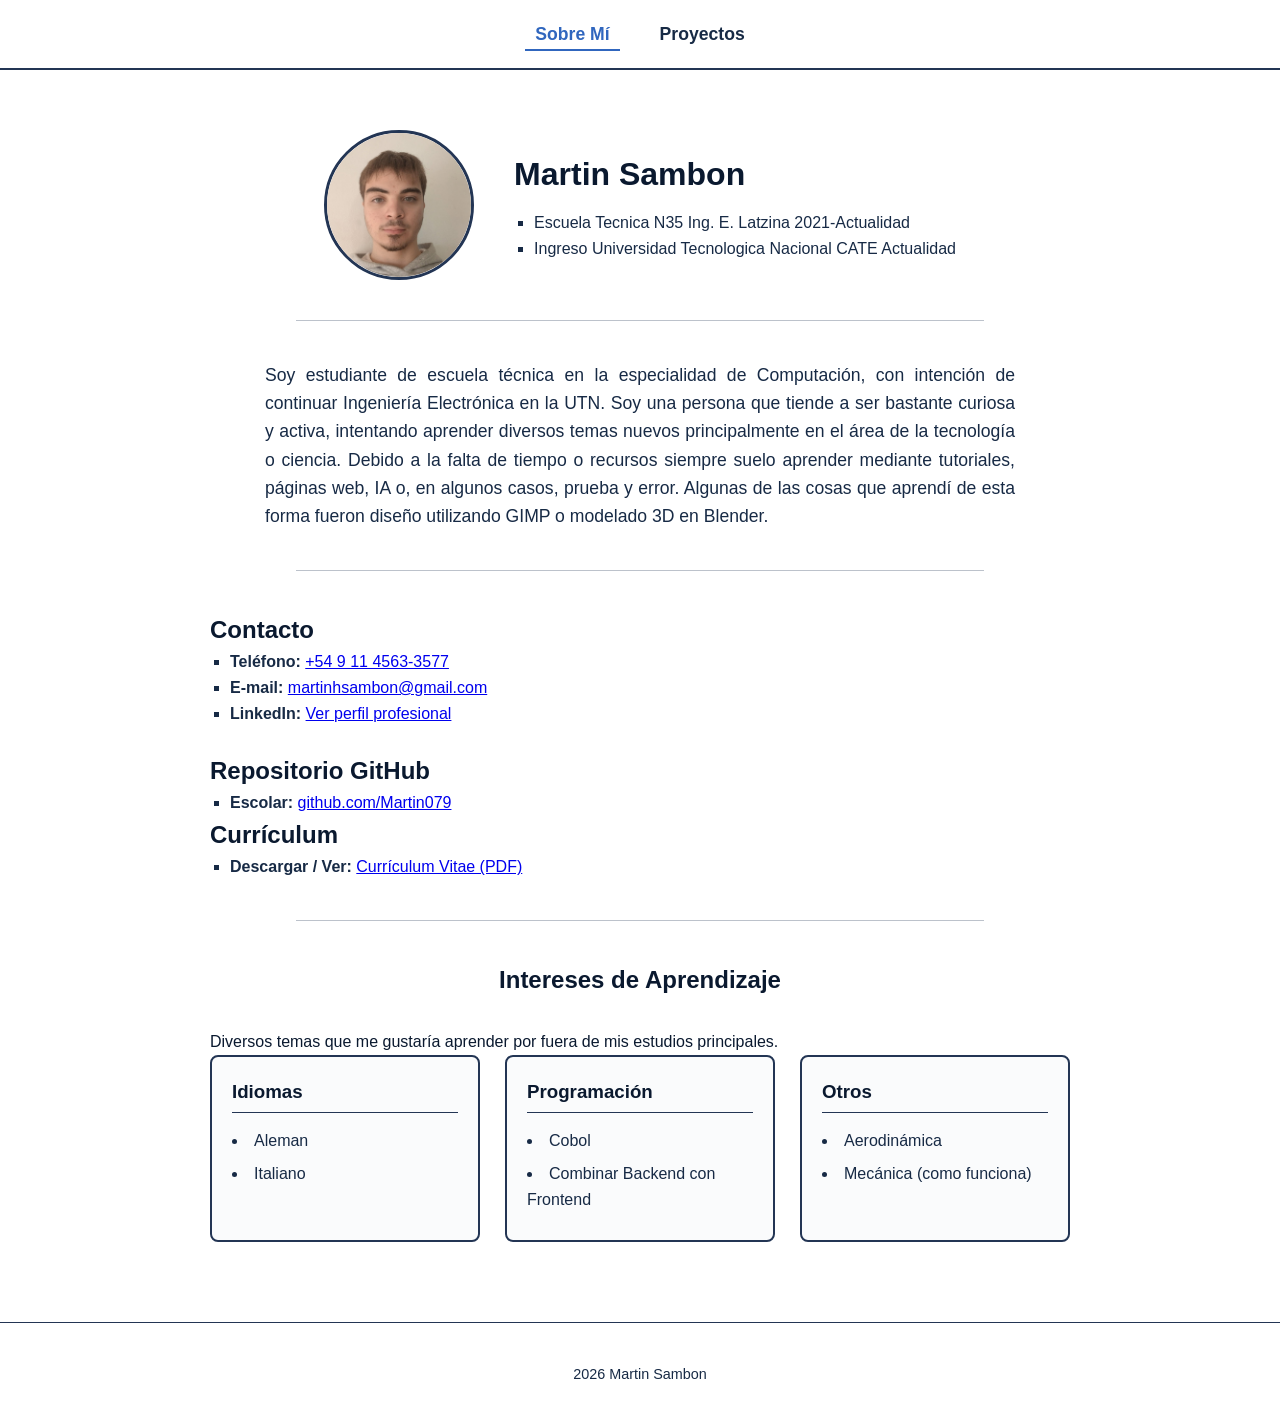
<file: index.html>
<!DOCTYPE html>
<html lang="es">
<head>
    <meta charset="UTF-8">
    <meta name="viewport" content="width=device-width, initial-scale=1.0">
    <title>Sobre Mí</title>
    <link rel="stylesheet" href="styles.css">
</head>
<body>

    <header>
        <nav>
            <ul>
                <li><a href="index.html" class="active">Sobre Mí</a></li>
                <li><a href="proyectos.html">Proyectos</a></li> </ul>
        </nav>
    </header>

    <main class="container">
        
        <section class="profile-section">
            <div class="profile-card">
                <img src="foto.jpeg" alt="Foto de Perfil" class="profile-img">
                <div class="profile-info">
                    <h1>Martin Sambon</h1>
                    <ul class="education-list">
                        <li>Escuela Tecnica N35 Ing. E. Latzina  2021-Actualidad</li>
                        <li>Ingreso Universidad Tecnologica Nacional CATE  Actualidad</li>
                    </ul>
                </div>
            </div>
        </section>

        <hr class="divider">

        <section class="bio-section">
            <p>
                Soy estudiante de escuela técnica en la especialidad de Computación, con intención de continuar Ingeniería Electrónica en la UTN.
                Soy una persona que tiende a ser bastante curiosa y activa, intentando aprender diversos temas nuevos principalmente en el área de la tecnología o ciencia.
                Debido a la falta de tiempo o recursos siempre suelo aprender mediante tutoriales, páginas web, IA o, en algunos casos, prueba y error.
                Algunas de las cosas que aprendí de esta forma fueron diseño utilizando GIMP o modelado 3D en Blender.
            </p>
        </section>

        <hr class="divider">
            <h2>Contacto</h2>
            <ul class="education-list">
                <li><strong>Teléfono:</strong> <a href="tel:+5491145633577" class="contact-link">+54 9 11 4563-3577</a></li>
                
                <li><strong>E-mail:</strong> <a href="mailto:martinhsambon@gmail.com" class="contact-link">martinhsambon@gmail.com</a></li>
                
                <li><strong>LinkedIn:</strong> <a href="https://www.linkedin.com/in/martín-sambon-376824408/" target="_blank" class="contact-link">Ver perfil profesional</a></li>
            </ul>
            <br>

            <h2>Repositorio GitHub</h2>
            <ul class="education-list">
                <li><strong>Escolar:</strong> <a href="https://github.com/Martin079" target="_blank" class="contact-link">github.com/Martin079</a></li>
            </ul>

            <h2>Currículum</h2>
            <ul class="education-list">
                <li><strong>Descargar / Ver:</strong> <a href="cv-martin-sambon.pdf" target="_blank" class="contact-link">Currículum Vitae (PDF)</a></li>
            </ul>


        <hr class="divider">

        <section class="interests-section">
            <h2>Intereses de Aprendizaje</h2>
            <p>Diversos temas que me gustaría aprender por fuera de mis estudios principales.</p>
            <div class="interests-grid">
                
                <div class="interest-column">
                    <h3>Idiomas</h3>
                    <ul>
                        <li>Aleman</li>
                        <li>Italiano</li>
                    </ul>
                </div>

                <div class="interest-column">
                    <h3>Programación</h3>
                    <ul>
                        <li>Cobol</li>
                        <li>Combinar Backend con Frontend</li>
                    </ul>
                </div>

                <div class="interest-column">
                    <h3>Otros</h3>
                    <ul>
                        <li>Aerodinámica</li>
                        <li>Mecánica (como funciona)</li>
                    </ul>
                </div>

            </div>
        </section>

    </main>

    <footer>
        <p>2026 Martin Sambon</p>
    </footer>

</body>
</html>
</file>
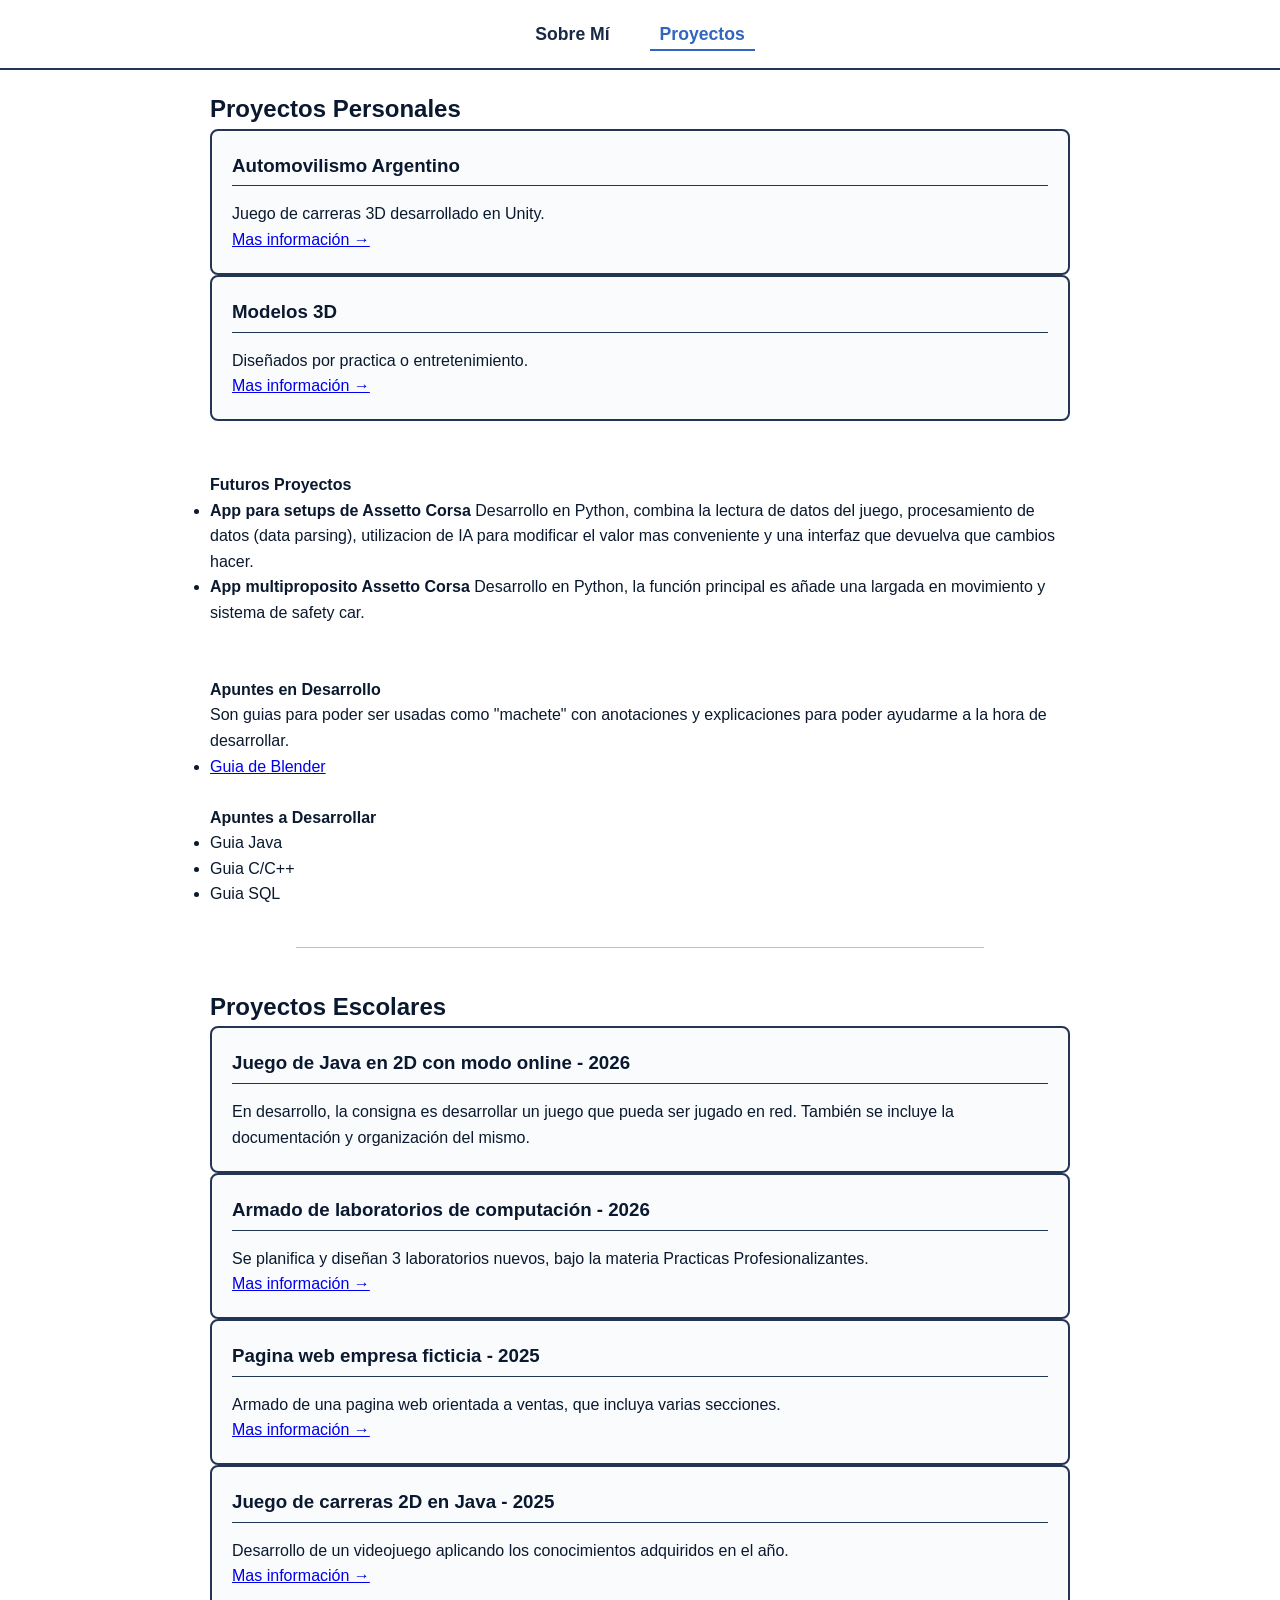
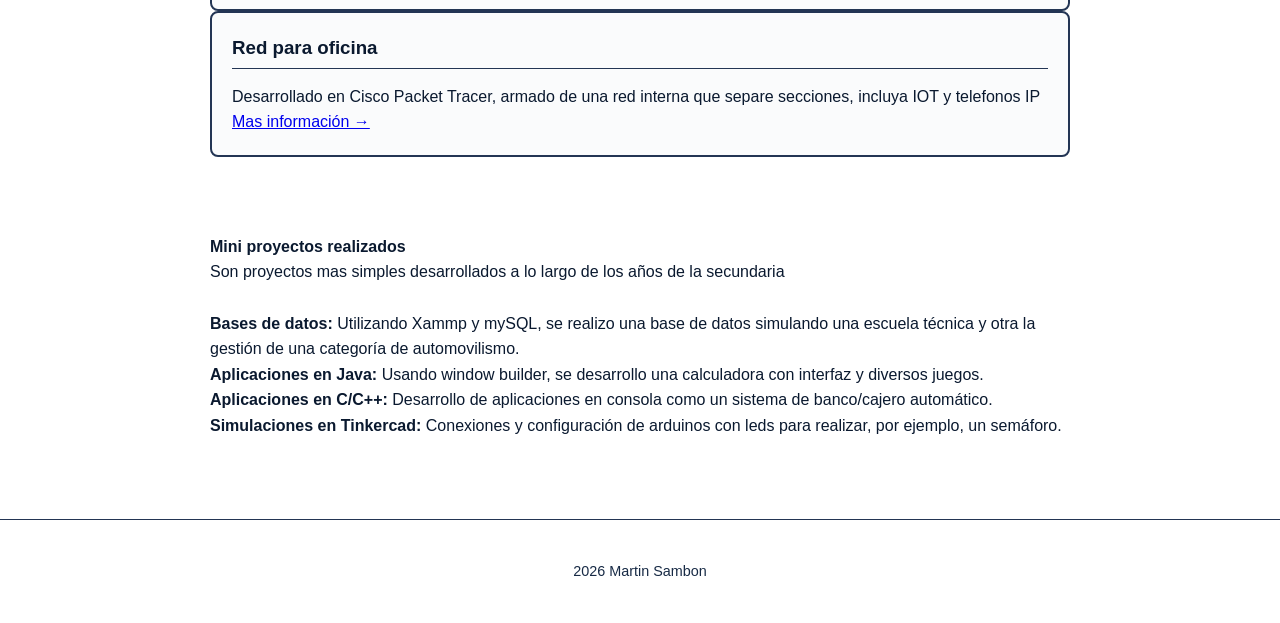
<file: proyectos.html>
<!DOCTYPE html>
<html lang="es">
<head>
    <meta charset="UTF-8">
    <meta name="viewport" content="width=device-width, initial-scale=1.0">
    <title>Proyectos</title>
    <link rel="stylesheet" href="styles.css">
</head>
<body>

    <!-- Navegación principal -->
    <header>
        <nav>
            <ul>
                <li><a href="index.html">Sobre Mí</a></li>
                <li><a href="proyectos.html" class="active">Proyectos</a></li>
            </ul>
        </nav>
    </header>

    <main class="container">
         <!--  PROYECTOS PERSONALES                                   -->
        <section class="main-section">
            <h2>Proyectos Personales</h2>
            

            <div class="projects-personal-grid">
                
                <div class="interest-column">
                    <h3>Automovilismo Argentino</h3>
                    <p>Juego de carreras 3D desarrollado en Unity.</p>
                    <a href="proyectos/proyecto AA.html" class="project-link">Mas información &rarr;</a>
                </div>

                <div class="interest-column">
                    <h3>Modelos 3D</h3>
                    <p>Diseñados por practica o entretenimiento.</p>
                    <a href="proyectos/modelos 3d.html" class="project-link">Mas información  &rarr;</a>
                </div>

            </div>

            <br>
            <br>

            <div class="sub-project-box">
                <h4>Futuros Proyectos</h4>
                <ul class="simple-list">
                    <li><strong>App para setups de Assetto Corsa</strong> Desarrollo en Python, combina la lectura de datos del juego, procesamiento de datos (data parsing), 
                        utilizacion de IA para modificar el valor mas conveniente y una interfaz que devuelva que cambios hacer.</li>
                    <li><strong>App multiproposito Assetto Corsa</strong> Desarrollo en Python, la función principal es añade una largada en movimiento y sistema de safety car.</li>
                </ul>
            </div>

            <br>
            <br>

            <div class="sub-project-box">
                <h4>Apuntes en Desarrollo</h4>
                <p>Son guias para poder ser usadas como "machete" con anotaciones y explicaciones para poder ayudarme a la hora de desarrollar.</p>
                <ul class="drive-list">
                    <li><a href="https://docs.google.com/document/d/1LDLrqsU2wLgObq2bvg4SwnFFxh4azDF1sgLLjO8KKnU/edit?usp=sharing" target="_blank">Guia de Blender</a></li>
                </ul>
            </div>

            <br>

            <div class="sub-project-box">
                <h4>Apuntes a Desarrollar</h4>
                <ul class="simple-list">
                    <li>Guia Java</li>
                    <li>Guia C/C++</li>
                    <li>Guia SQL</li>
                </ul>
            </div>



        </section>

        <hr class="divider">

        <!--PROYECTOS ESCOLARES -->

        <section class="main-section">
            <h2>Proyectos Escolares</h2>
            
            <div class="academic-grid">
                
                <div class="interest-column">
                    <h3>Juego de Java en 2D con modo online   - 2026</h3>
                    <p>En desarrollo, la consigna es desarrollar un juego que pueda ser jugado en red. También se incluye la documentación y organización del mismo.</p>
                    
                </div>

                <div class="interest-column">
                    <h3>Armado de laboratorios de computación   - 2026</h3>
                    <p>Se planifica y diseñan 3 laboratorios nuevos, bajo la materia Practicas Profesionalizantes.</p>
                    <a href="proyectos/proyecto laboratorio.html" class="project-link">Mas información &rarr;</a>
                </div>

                <div class="interest-column">
                    <h3>Pagina web empresa ficticia   - 2025</h3>
                    <p>Armado de una pagina web orientada a ventas, que incluya varias secciones.</p>
                    <a href="proyectos/pagina web.html" class="project-link">Mas información &rarr;</a>
                </div>

                <div class="interest-column">
                    <h3>Juego de carreras 2D en Java   - 2025</h3>
                    <p>Desarrollo de un videojuego aplicando los conocimientos adquiridos en el año.</p>
                    <a href="proyectos/juego carreras 2D.html" class="project-link">Mas información &rarr;</a>
                </div>

                <div class="interest-column">
                    <h3>Red para oficina</h3>
                    <p>Desarrollado en Cisco Packet Tracer, armado de una red interna que separe secciones, incluya IOT y telefonos IP</p>
                    <a href="proyectos/sistema red.html" class="project-link">Mas información &rarr;</a>
                </div>

            </div>
            <br>
            <br>
            <br>

            <div class="sub-project-box other-projects-box">
                <h4>Mini proyectos realizados</h4>
                <p>Son proyectos mas simples desarrollados a lo largo de los años de la secundaria</p>
                <br>
                <ul><strong>Bases de datos:</strong> Utilizando Xammp y mySQL, se realizo una base de datos simulando una escuela técnica y otra la gestión de una categoría de automovilismo.</ul>
                <ul><strong>Aplicaciones en Java:</strong> Usando window builder, se desarrollo una calculadora con interfaz y diversos juegos.</ul>
                <ul><strong>Aplicaciones en C/C++:</strong> Desarrollo de aplicaciones en consola como un sistema de banco/cajero automático.</ul>
                <ul><strong>Simulaciones en Tinkercad:</strong> Conexiones y configuración de arduinos con leds para realizar, por ejemplo, un semáforo.</ul>
            </div>
        </section>

    </main>

    <footer>
        <p>2026 Martin Sambon</p>
    </footer>

</body>
</html>
</file>
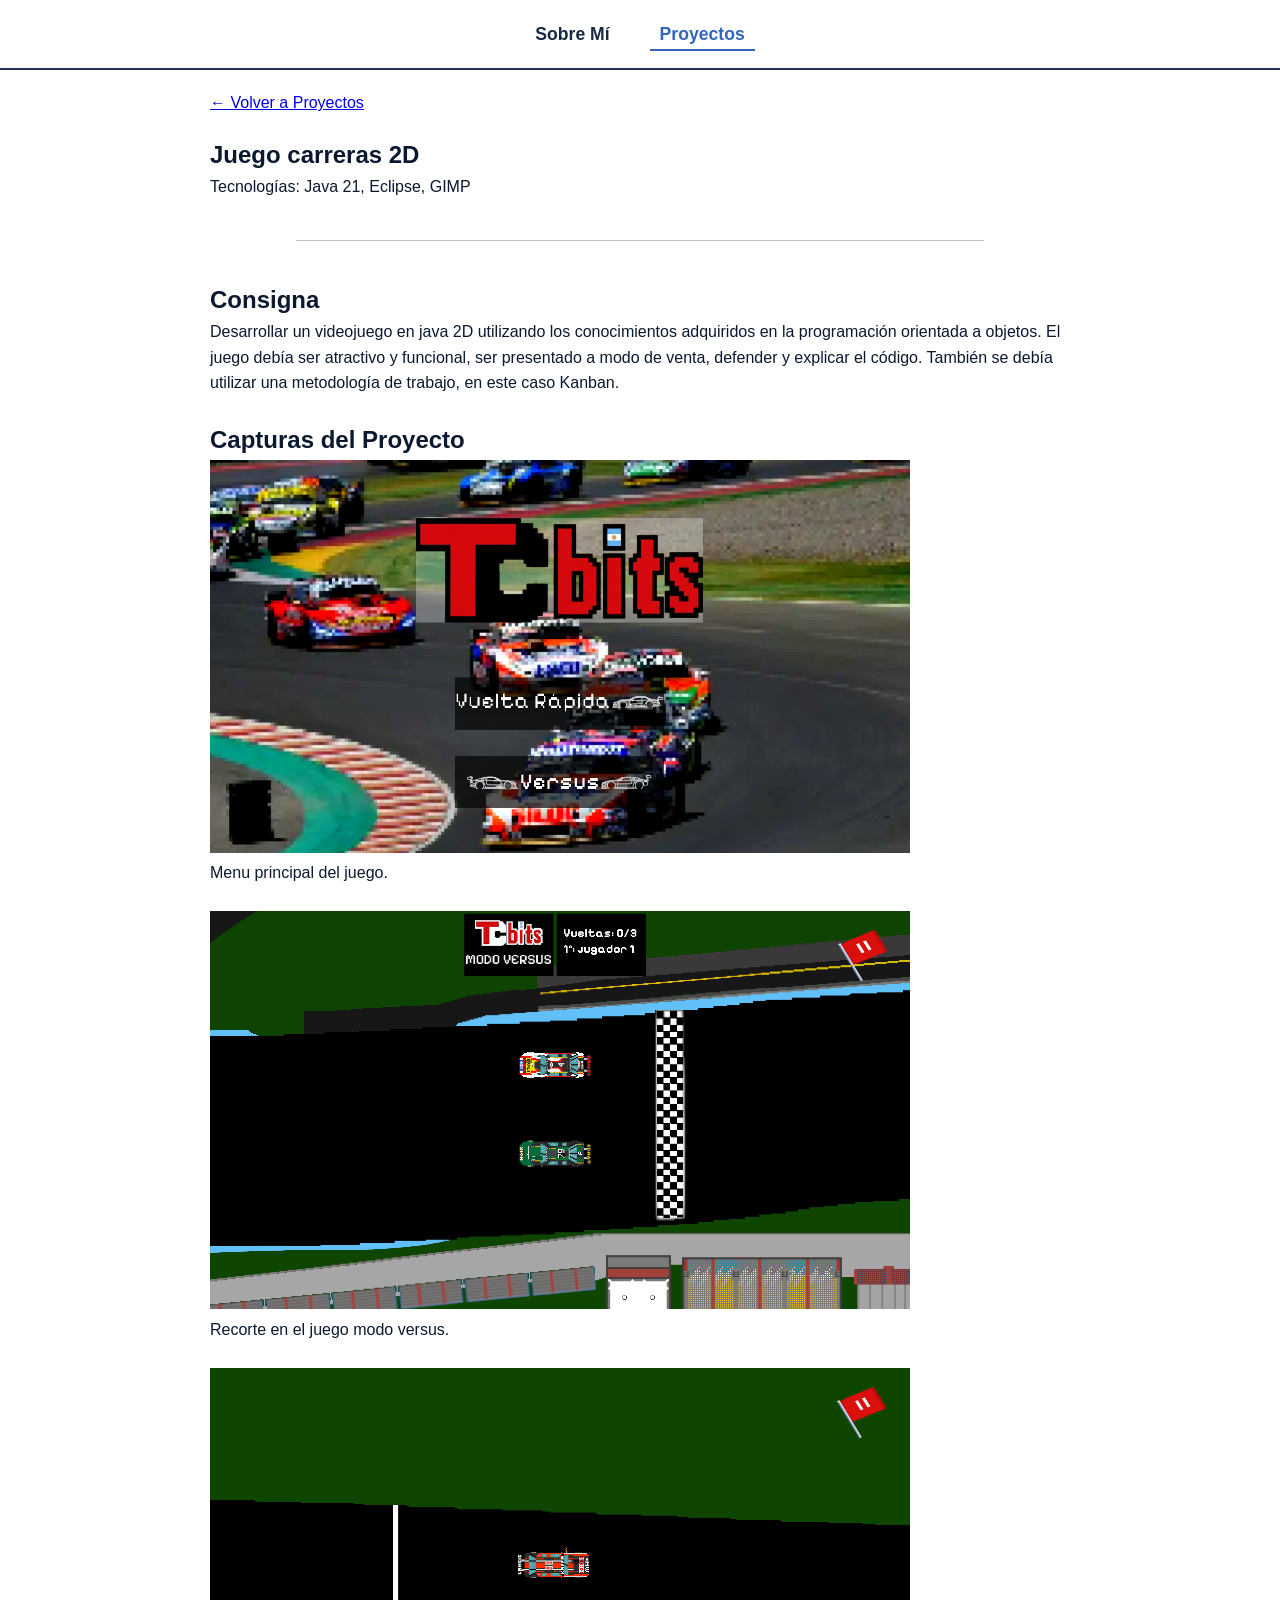
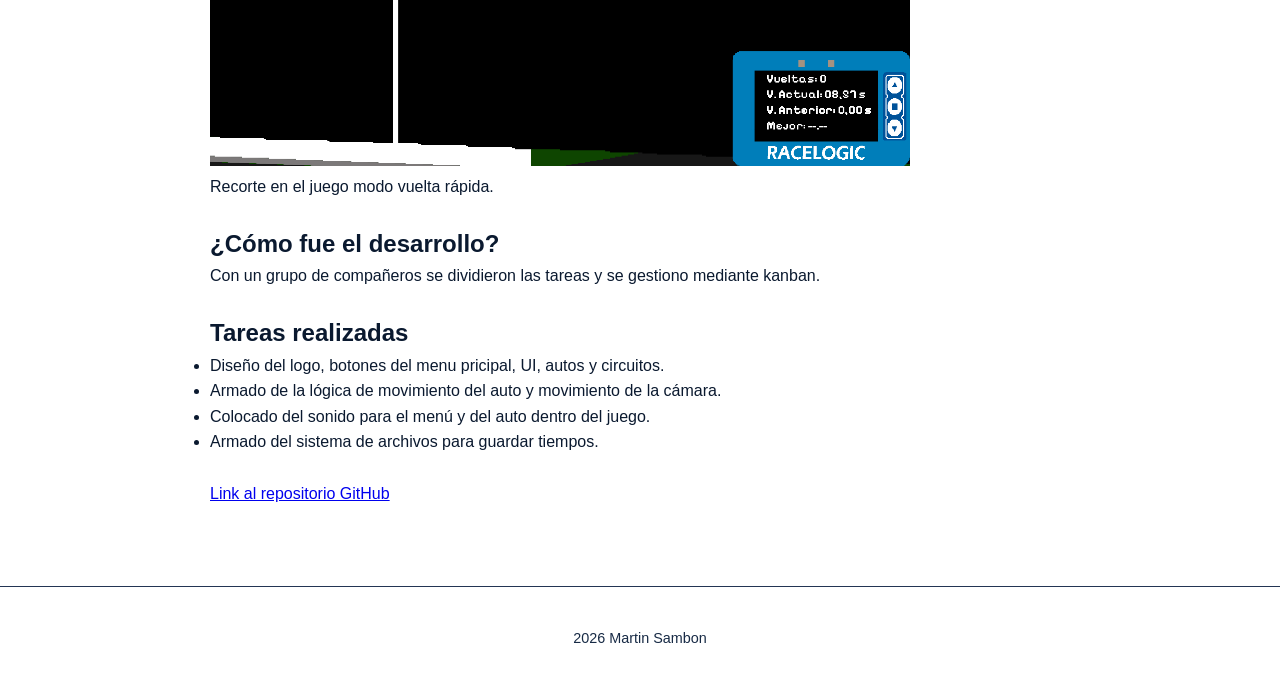
<file: proyectos/juego carreras 2D.html>
<!DOCTYPE html>
<html lang="es">
<head>
    <meta charset="UTF-8">
    <meta name="viewport" content="width=device-width, initial-scale=1.0">
    <title>Juego carreras 2D</title>
    <link rel="stylesheet" href="../styles.css">
</head>
<body>

    <header>
        <nav>
            <ul>
                <li><a href="../index.html">Sobre Mí</a></li>
                <li><a href="../proyectos.html" class="active">Proyectos</a></li>
            </ul>
        </nav>
    </header>

    <main class="container">
        
        <div style="margin-bottom: 20px;">
            <a href="../proyectos.html" class="project-link">&larr; Volver a Proyectos</a>
        </div>

        <section class="project-header-section">
            <h1>Juego carreras 2D</h1>
            <p class="project-subtitle">Tecnologías: Java 21, Eclipse, GIMP </p>
        </section>

        <hr class="divider">

        <section class="project-detail-block">
            <h2>Consigna</h2>
            <div class="sub-project-box">
                <p>
                    Desarrollar un videojuego en java 2D utilizando los conocimientos adquiridos en la programación orientada a objetos. 
                    El juego debía ser atractivo y funcional, ser presentado a modo de venta, defender y explicar el código. También se debía utilizar una metodología de trabajo, 
                    en este caso Kanban.
                    
                </p>
            </div>
        </section>
        <br>
        <section class="project-detail-block">
            <h2>Capturas del Proyecto</h2>
            <div class="project-gallery">
                <img src="../proyectos/imagenes/tcbits/juegojava1.png" alt="Menu" class="gallery-img" width="700px" height="auto">
                <p>Menu principal del juego.</p>
                <br>
                <img src="../proyectos/imagenes/tcbits/juegojava2.png" alt="Modo versus" class="gallery-img" width="700px" height="auto">
                <p>Recorte en el juego modo versus.</p>
                <br>
                <img src="../proyectos/imagenes/tcbits/juegojava3.png" alt="Modo individual" class="gallery-img" width="700px" height="auto">
                <p>Recorte en el juego modo vuelta rápida.</p>
            </div>
        </section>
        <br>
        <section class="project-detail-block">
            <h2>¿Cómo fue el desarrollo?</h2>
            <div class="project-explanation">
                <p>
                    Con un grupo de compañeros se dividieron las tareas y se gestiono mediante kanban.
                </p>                
            </div> 
            <br>
            <h2>Tareas realizadas</h2>
            <div class="project-explanation">
                 <ul>
                    <li>Diseño del logo, botones del menu pricipal, UI, autos y circuitos.</li>
                    <li>Armado de la lógica de movimiento del auto y movimiento de la cámara.</li>
                    <li>Colocado del sonido para el menú y del auto dentro del juego. </li>
                    <li>Armado del sistema de archivos para guardar tiempos.</li>
                </ul>               
            </div> 
        </section>
        <br>
        <a href="https://github.com/Martin079/TCbits" target="_blank">Link al repositorio GitHub</a>

    </main>

    <footer>
        <p>2026 Martin Sambon</p>
    </footer>

</body>
</html>
</file>
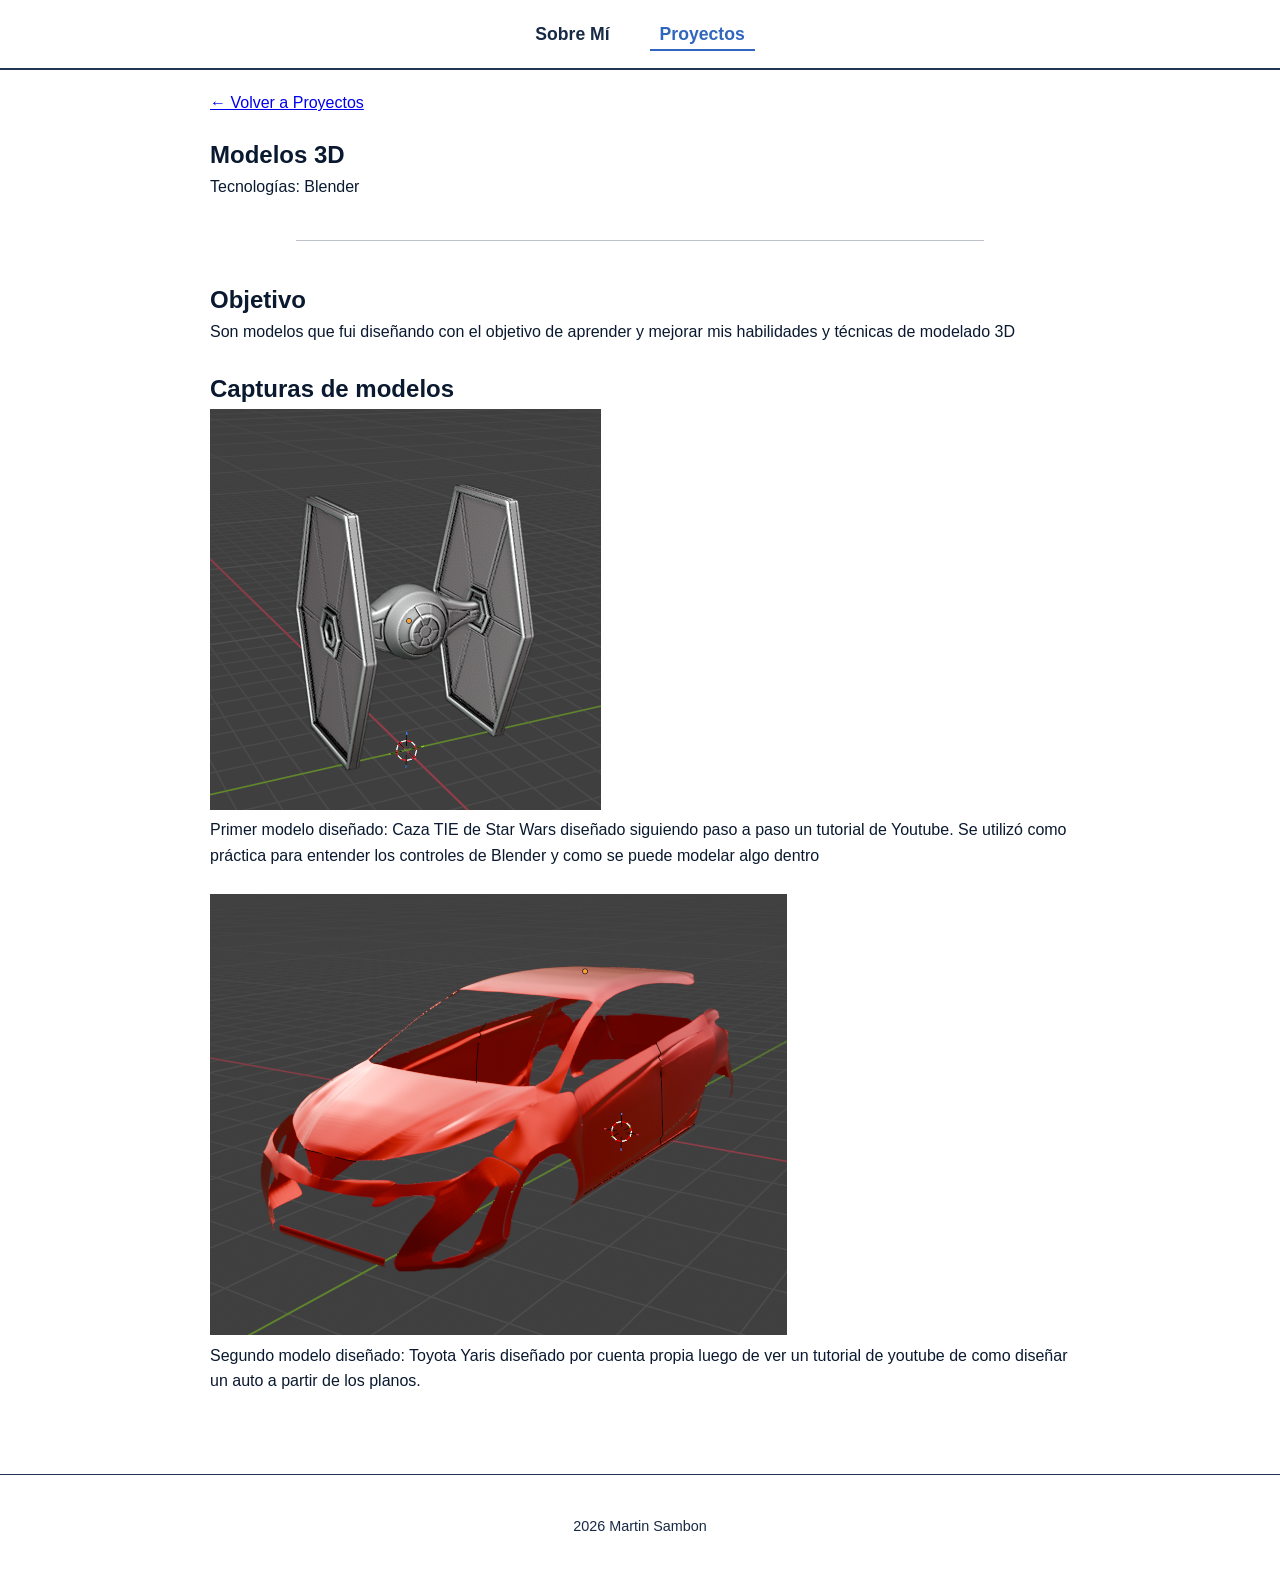
<file: proyectos/modelos 3d.html>
<!DOCTYPE html>
<html lang="es">
<head>
    <meta charset="UTF-8">
    <meta name="viewport" content="width=device-width, initial-scale=1.0">
    <title>Modelos 3D</title>
    <link rel="stylesheet" href="../styles.css">
</head>
<body>

    <header>
        <nav>
            <ul>
                <li><a href="../index.html">Sobre Mí</a></li>
                <li><a href="../proyectos.html" class="active">Proyectos</a></li>
            </ul>
        </nav>
    </header>

    <main class="container">
        
        <div style="margin-bottom: 20px;">
            <a href="../proyectos.html" class="project-link">&larr; Volver a Proyectos</a>
        </div>

        <section class="project-header-section">
            <h1>Modelos 3D</h1>
            <p class="project-subtitle">Tecnologías: Blender</p>
        </section>

        <hr class="divider">

        <section class="project-detail-block">
            <h2>Objetivo</h2>
            <div class="sub-project-box">
                <p>
                    Son modelos que fui diseñando con el objetivo de aprender y mejorar mis habilidades y técnicas de modelado 3D 
                </p>
            </div>
        </section>
        <br>
        <section class="project-detail-block">
            <h2>Capturas de modelos</h2>
            <div class="project-gallery">
                <img src="../proyectos/imagenes/modelos 3D/modelo 3D 1.png" alt="Tie 3D" class="gallery-img">
                <p>Primer modelo diseñado: Caza TIE de Star Wars diseñado siguiendo paso a paso un tutorial de Youtube. Se utilizó como práctica para entender los controles de Blender y como se puede modelar algo dentro</p>
                <br>            
                <img src="../proyectos/imagenes/modelos 3D/modelo 3D 2.png" alt="Yaris 3D" class="gallery-img">
                <p>Segundo modelo diseñado: Toyota Yaris diseñado por cuenta propia luego de ver un tutorial de youtube de como diseñar un auto a partir de los planos.</p>
            </div>
        </section>
    </main>

    <footer>
        <p>2026 Martin Sambon</p>
    </footer>

</body>
</html>
</file>
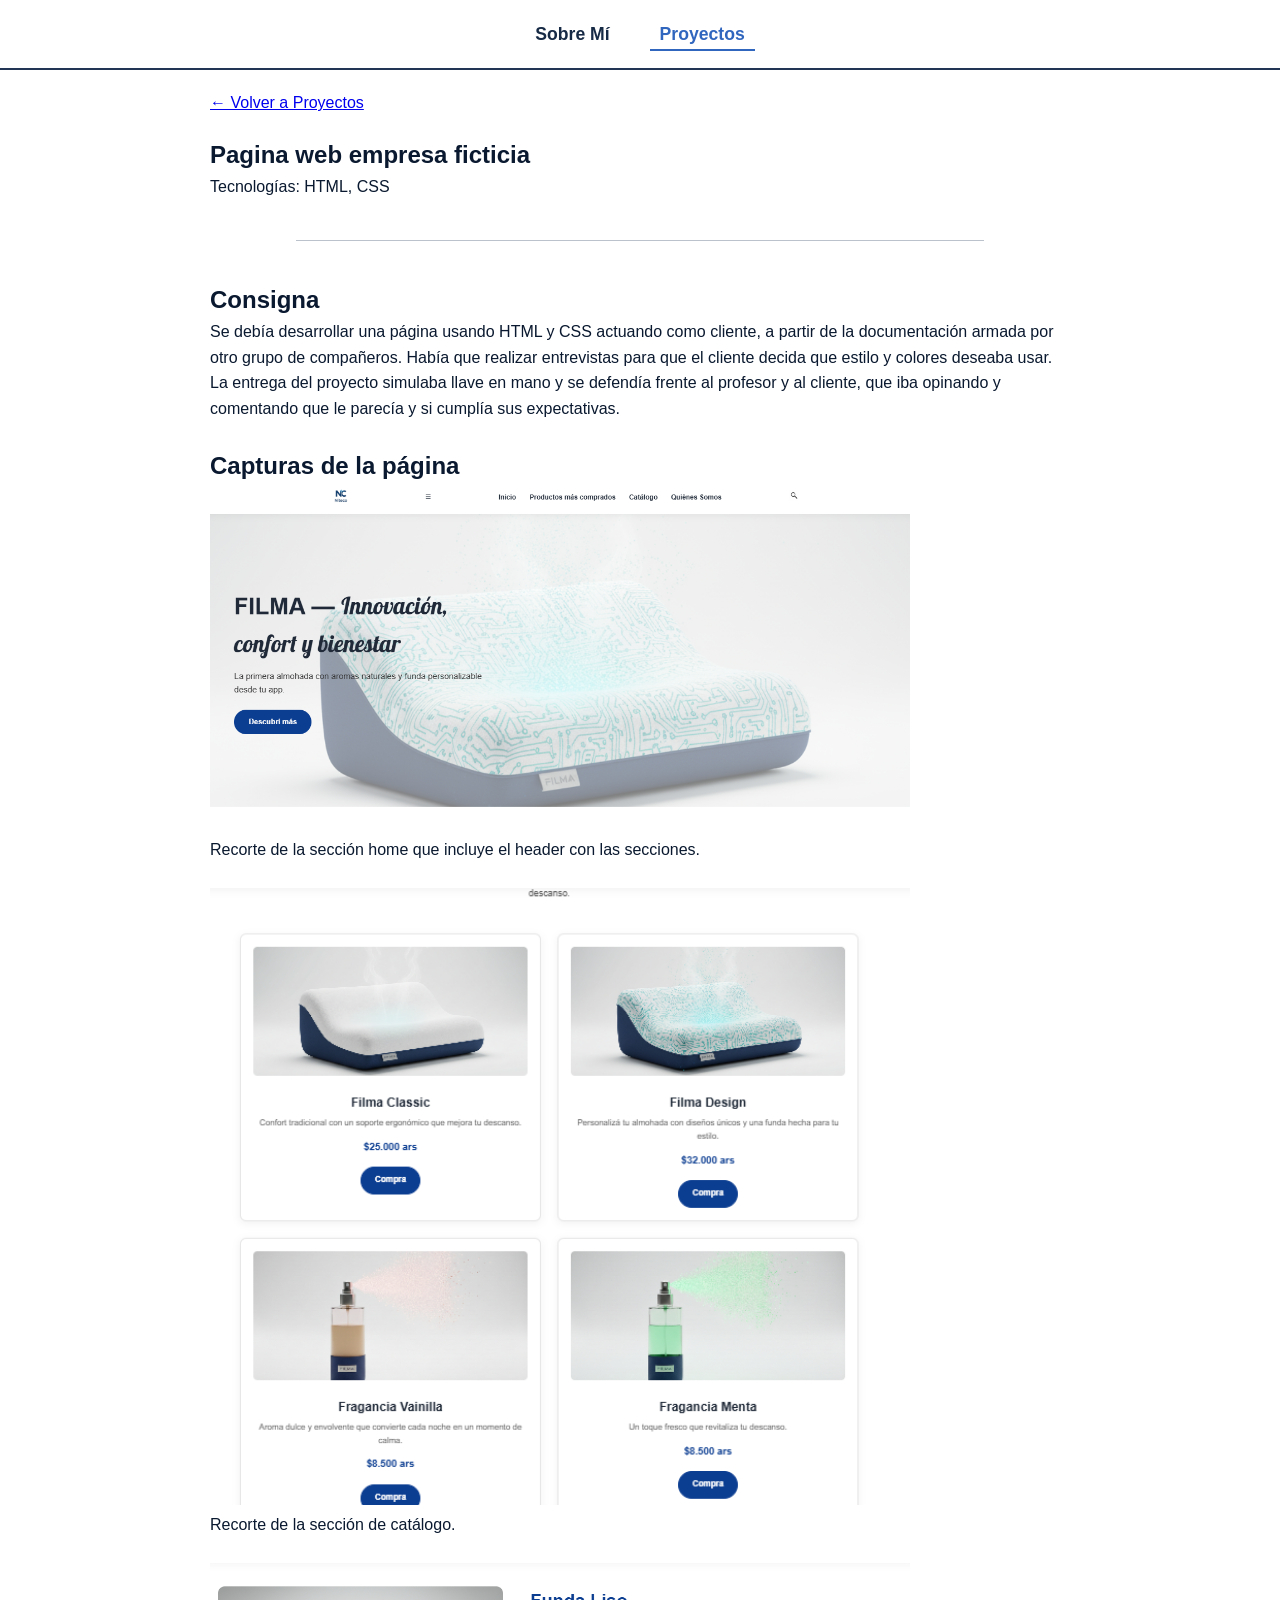
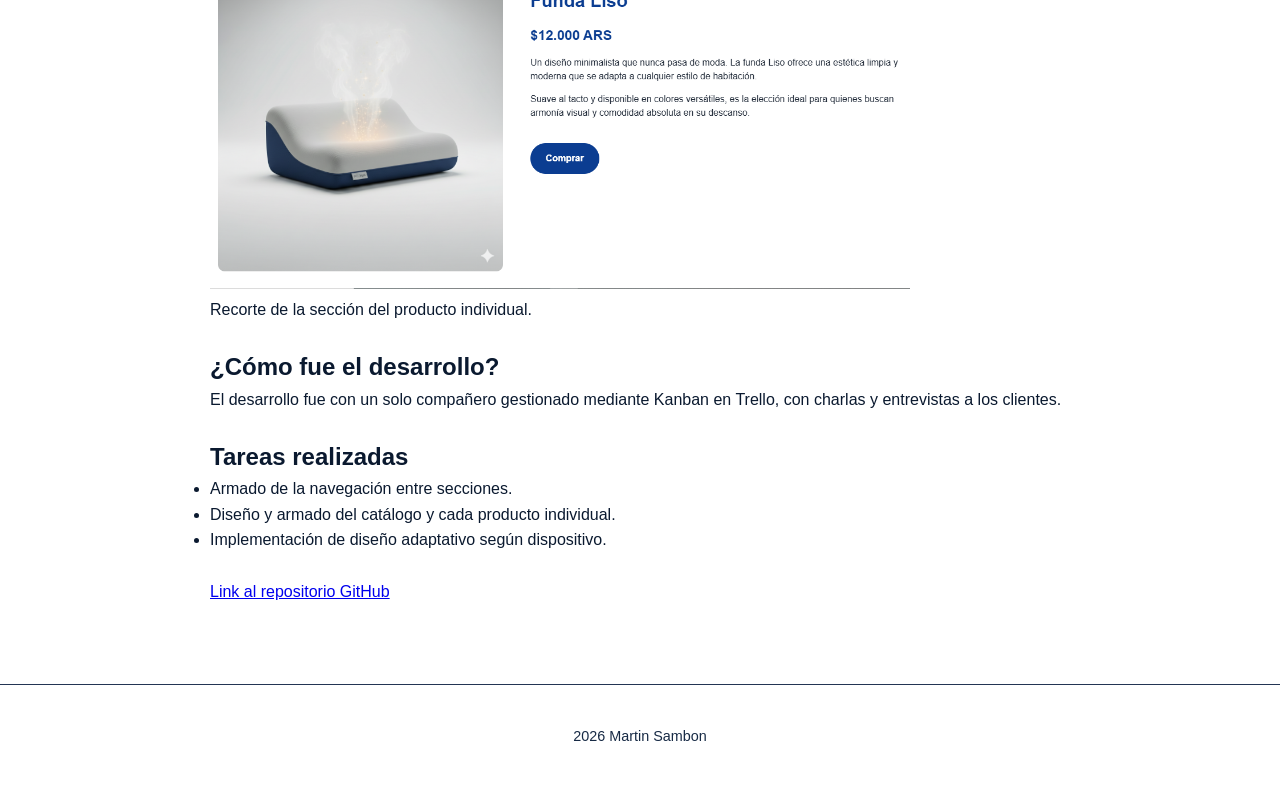
<file: proyectos/pagina web.html>
<!DOCTYPE html>
<html lang="es">
<head>
    <meta charset="UTF-8">
    <meta name="viewport" content="width=device-width, initial-scale=1.0">
    <title>Pagina web</title>
    <link rel="stylesheet" href="../styles.css">
</head>
<body>

    <header>
        <nav>
            <ul>
                <li><a href="../index.html">Sobre Mí</a></li>
                <li><a href="../proyectos.html" class="active">Proyectos</a></li>
            </ul>
        </nav>
    </header>

    <main class="container">
        
        <div style="margin-bottom: 20px;">
            <a href="../proyectos.html" class="project-link">&larr; Volver a Proyectos</a>
        </div>

        <section class="project-header-section">
            <h1>Pagina web empresa ficticia</h1>
            <p class="project-subtitle">Tecnologías: HTML, CSS</p>
        </section>

        <hr class="divider">

        <section class="project-detail-block">
            <h2>Consigna</h2>
            <div class="sub-project-box">
                <p>
                    Se debía desarrollar una página usando HTML y CSS actuando como cliente, a partir de la documentación armada por otro grupo de compañeros. 
                    Había que realizar entrevistas para que el cliente decida que estilo y colores deseaba usar. La entrega del proyecto simulaba llave en mano y se defendía frente al profesor
                    y al cliente, que iba opinando y comentando que le parecía y si cumplía sus expectativas.
                </p>
            </div>
        </section>
        <br>
        <section class="project-detail-block">
            <h2>Capturas de la página</h2>
            <div class="project-gallery">
                <img src="../proyectos/imagenes/pagina/pagina1.png" alt="Pagina principal" class="gallery-img" width="700px" height="auto">
                <p>Recorte de la sección home que incluye el header con las secciones.</p>
                <br>
                <img src="../proyectos/imagenes/pagina/pagina2.png" alt="Catalogo" class="gallery-img" width="700px" height="auto">
                <p>Recorte de la sección de catálogo.</p>
                <br>
                <img src="../proyectos/imagenes/pagina/pagina3.png" alt="Captura juego" class="gallery-img" width="700px" height="auto">
                <p>Recorte de la sección del producto individual.</p>
            </div>
        </section>
        <br>
        <section class="project-detail-block">
            <h2>¿Cómo fue el desarrollo?</h2>
            <div class="project-explanation">
                <p>
                    El desarrollo fue con un solo compañero gestionado mediante Kanban en Trello, con charlas y entrevistas a los clientes.
                </p>                
            </div> 
            <br>
            <h2>Tareas realizadas</h2>
            <div class="project-explanation">
                 <ul>
                    <li>Armado de la navegación entre secciones.</li>
                    <li>Diseño y armado del catálogo y cada producto individual.</li>
                    <li>Implementación de diseño adaptativo según dispositivo.</li>
                </ul>               
            </div> 
            <br>
            <a href="https://github.com/juanmunozz/Pagina-Web-PI2" target="_blank">Link al repositorio GitHub</a>

        </section>

    </main>

    <footer>
        <p>2026 Martin Sambon</p>
    </footer>

</body>
</html>
</file>
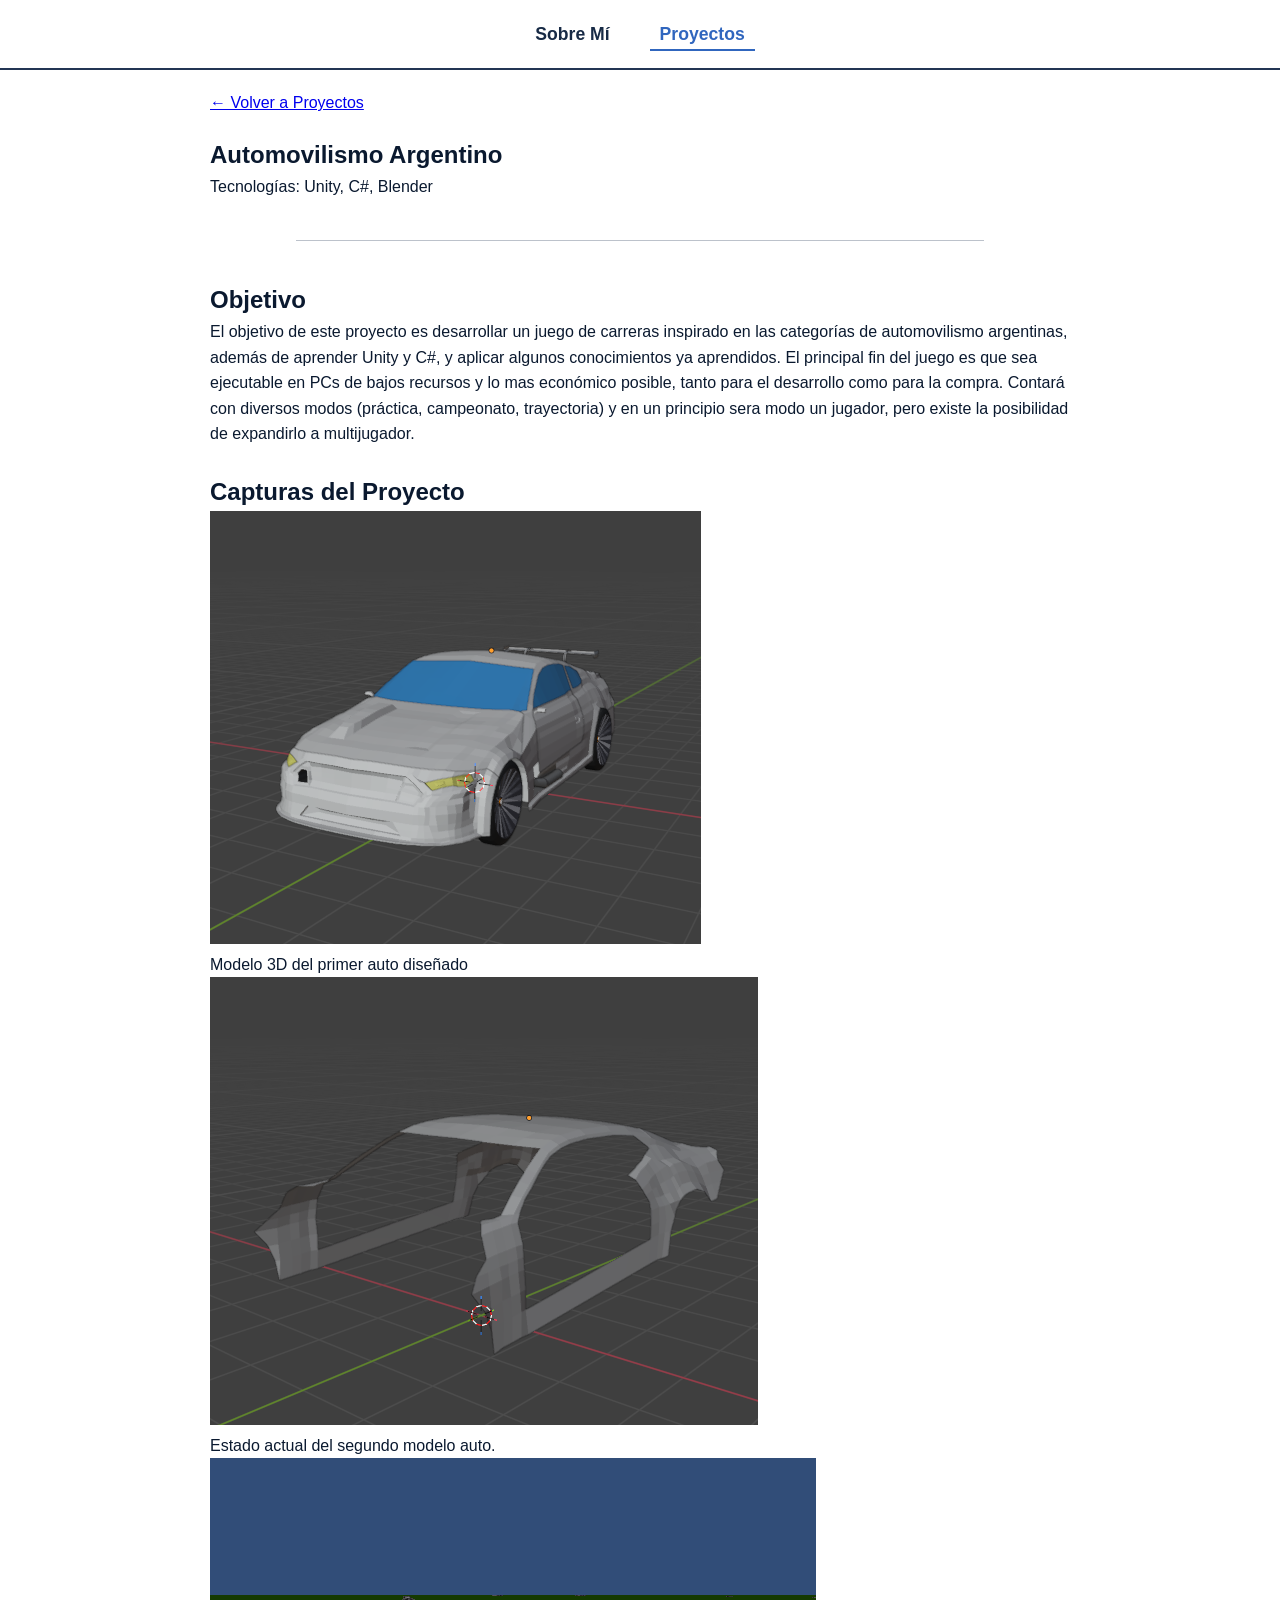
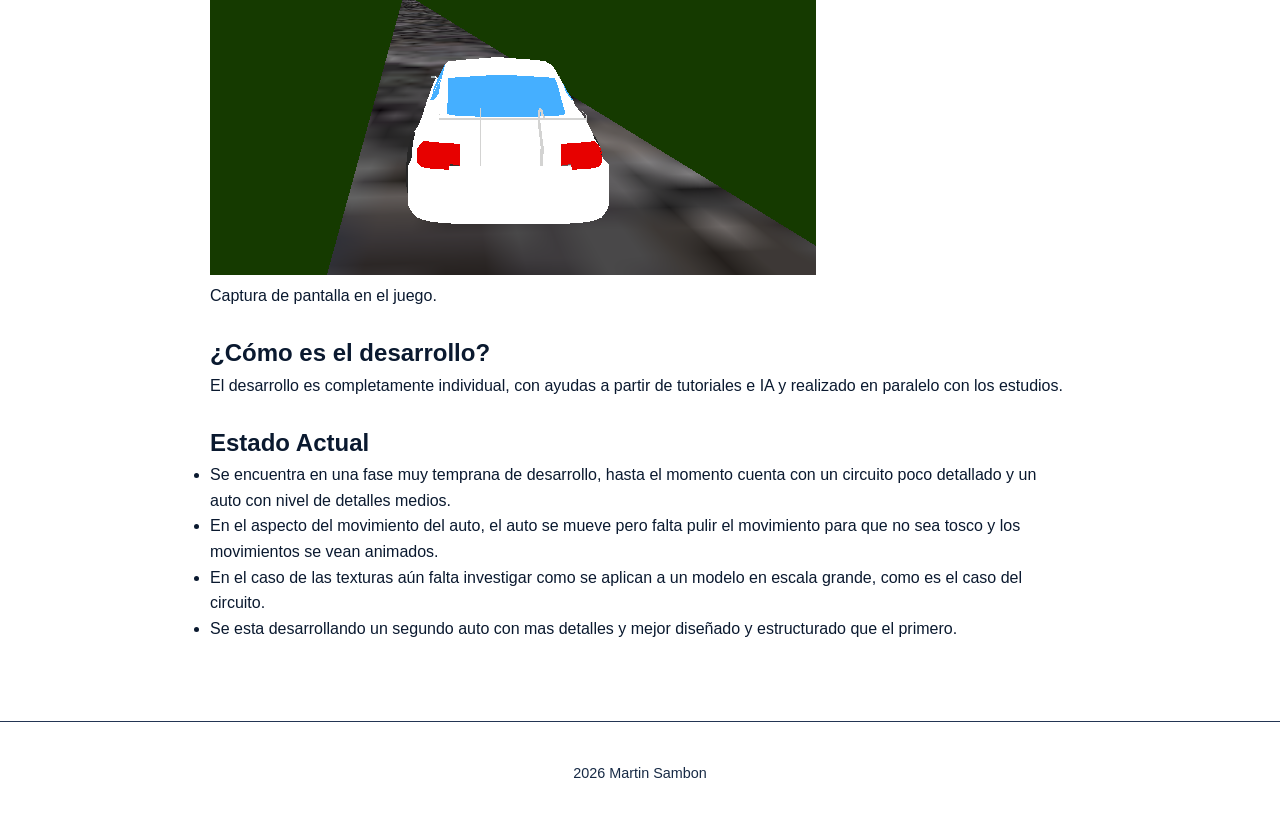
<file: proyectos/proyecto AA.html>
<!DOCTYPE html>
<html lang="es">
<head>
    <meta charset="UTF-8">
    <meta name="viewport" content="width=device-width, initial-scale=1.0">
    <title>Automovilismo Argentino</title>
    <link rel="stylesheet" href="../styles.css">
</head>
<body>

    <header>
        <nav>
            <ul>
                <li><a href="../index.html">Sobre Mí</a></li>
                <li><a href="../proyectos.html" class="active">Proyectos</a></li>
            </ul>
        </nav>
    </header>

    <main class="container">
        
        <div style="margin-bottom: 20px;">
            <a href="../proyectos.html" class="project-link">&larr; Volver a Proyectos</a>
        </div>

        <section class="project-header-section">
            <h1>Automovilismo Argentino</h1>
            <p class="project-subtitle">Tecnologías: Unity, C#, Blender</p>
        </section>

        <hr class="divider">

        <section class="project-detail-block">
            <h2>Objetivo</h2>
            <div class="sub-project-box">
                <p>
                    El objetivo de este proyecto es desarrollar un juego de carreras inspirado en las categorías de automovilismo argentinas,
                     además de aprender Unity y C#, y aplicar algunos conocimientos ya aprendidos. El principal fin del juego es que sea ejecutable
                     en PCs de bajos recursos y lo mas económico posible, tanto para el desarrollo como para la compra. 
                     Contará con diversos modos (práctica, campeonato, trayectoria) y en un principio sera modo un jugador, 
                     pero existe la posibilidad de expandirlo a multijugador.  
                </p>
            </div>
        </section>
        <br>
        <section class="project-detail-block">
            <h2>Capturas del Proyecto</h2>
            <div class="project-gallery">
                <img src="../proyectos/imagenes/AA/proyectoAA1.png" alt="Modelo Auto 1" class="gallery-img">
                <p>Modelo 3D del primer auto diseñado</p>
                <img src="../proyectos/imagenes/AA/proyectoAA2.png" alt="Modelo Auto 2" class="gallery-img">
                <p>Estado actual del segundo modelo auto.</p>
                <img src="../proyectos/imagenes/AA/proyectoAA3.png" alt="Captura juego" class="gallery-img">
                <p>Captura de pantalla en el juego.</p>
            </div>
        </section>
        <br>
        <section class="project-detail-block">
            <h2>¿Cómo es el desarrollo?</h2>
            <div class="project-explanation">
                <p>
                    El desarrollo es completamente individual, con ayudas a partir de tutoriales e IA y realizado en paralelo con los estudios.
                </p>                
            </div> 
            <br>
            <h2>Estado Actual</h2>
            <div class="project-explanation">
                 <ul>
                    <li>Se encuentra en una fase muy temprana de desarrollo, hasta el momento cuenta con un circuito poco detallado y un auto con nivel de detalles medios.</li>
                    <li>En el aspecto del movimiento del auto, el auto se mueve pero falta pulir el movimiento para que no sea tosco y los movimientos se vean animados.</li>
                    <li>En el caso de las texturas aún falta investigar como se aplican a un modelo en escala grande, como es el caso del circuito. </li>
                    <li>Se esta desarrollando un segundo auto con mas detalles y mejor diseñado y estructurado que el primero.</li>
                </ul>               
            </div> 
        </section>

    </main>

    <footer>
        <p>2026 Martin Sambon</p>
    </footer>

</body>
</html>
</file>
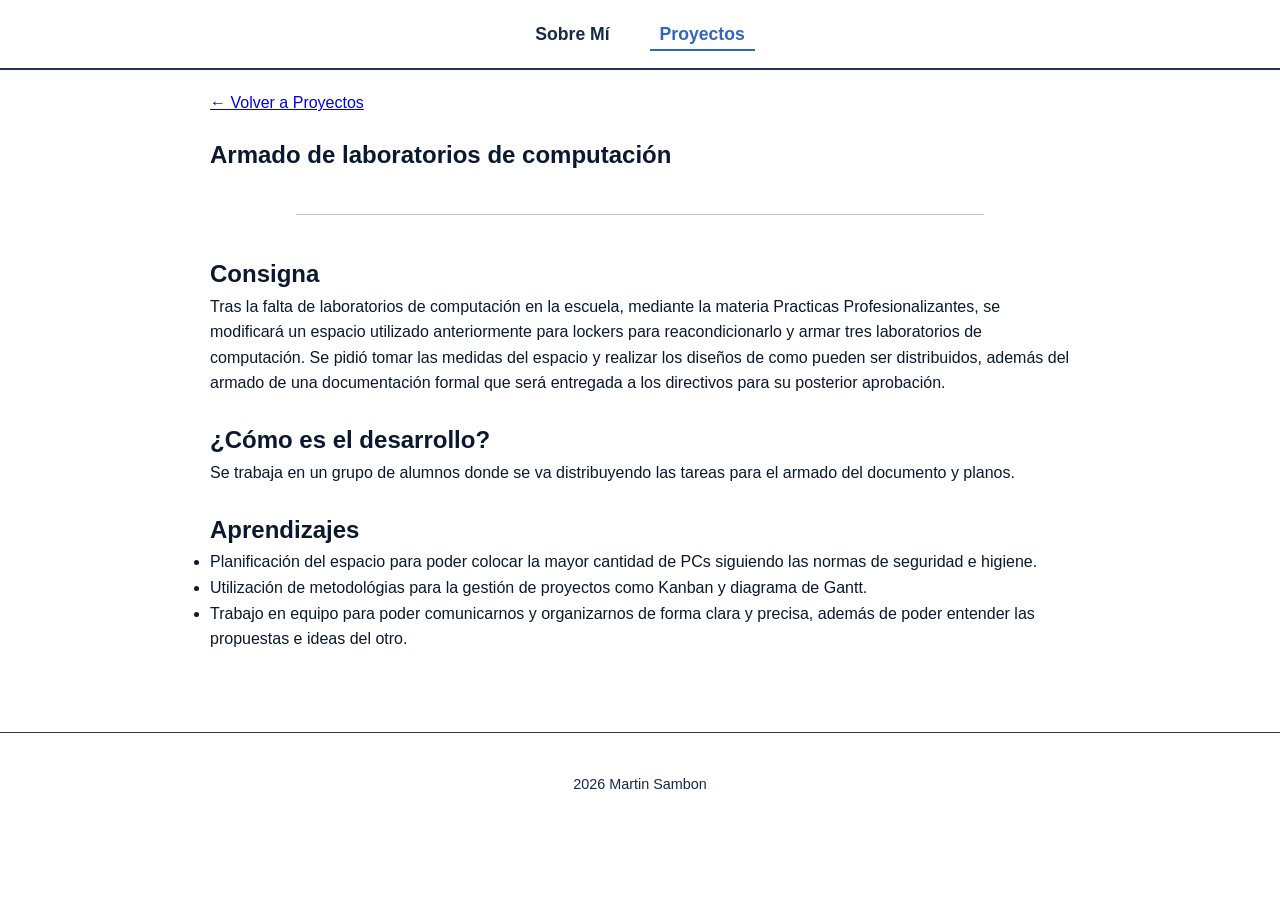
<file: proyectos/proyecto laboratorio.html>
<!DOCTYPE html>
<html lang="es">
<head>
    <meta charset="UTF-8">
    <meta name="viewport" content="width=device-width, initial-scale=1.0">
    <title>Laboratorios de computación</title>
    <link rel="stylesheet" href="../styles.css">
</head>
<body>

    <header>
        <nav>
            <ul>
                <li><a href="../index.html">Sobre Mí</a></li>
                <li><a href="../proyectos.html" class="active">Proyectos</a></li>
            </ul>
        </nav>
    </header>

    <main class="container">
        
        <div style="margin-bottom: 20px;">
            <a href="../proyectos.html" class="project-link">&larr; Volver a Proyectos</a>
        </div>

        <section class="project-header-section">
            <h1>Armado de laboratorios de computación</h1>
        </section>

        <hr class="divider">

        <section class="project-detail-block">
            <h2>Consigna</h2>
            <div class="sub-project-box">
                <p>
                    Tras la falta de laboratorios de computación en la escuela, mediante la materia Practicas Profesionalizantes, se modificará un espacio utilizado anteriormente para
                    lockers para reacondicionarlo y armar tres laboratorios de computación. Se pidió tomar las medidas del espacio y realizar los diseños de como pueden ser distribuidos, 
                    además del armado de una documentación formal que será entregada a los directivos para su posterior aprobación.
                </p>
            </div>
        </section>
        <br>
        <section class="project-detail-block">
            <h2>¿Cómo es el desarrollo?</h2>
            <div class="project-explanation">
                <p>
                    Se trabaja en un grupo de alumnos donde se va distribuyendo las tareas para el armado del documento y planos.
                </p>                
            </div> 
            <br>
            <h2>Aprendizajes</h2>
            <div class="project-explanation">
                 <ul>
                    <li>Planificación del espacio para poder colocar la mayor cantidad de PCs siguiendo las normas de seguridad e higiene.</li>
                    <li>Utilización de metodológias para la gestión de proyectos como Kanban y diagrama de Gantt.</li>
                    <li>Trabajo en equipo para poder comunicarnos y organizarnos de forma clara y precisa, además de poder entender las propuestas e ideas del otro.</li>
                </ul>               
            </div> 
        </section>

    </main>

    <footer>
        <p>2026 Martin Sambon</p>
    </footer>

</body>
</html>
</file>
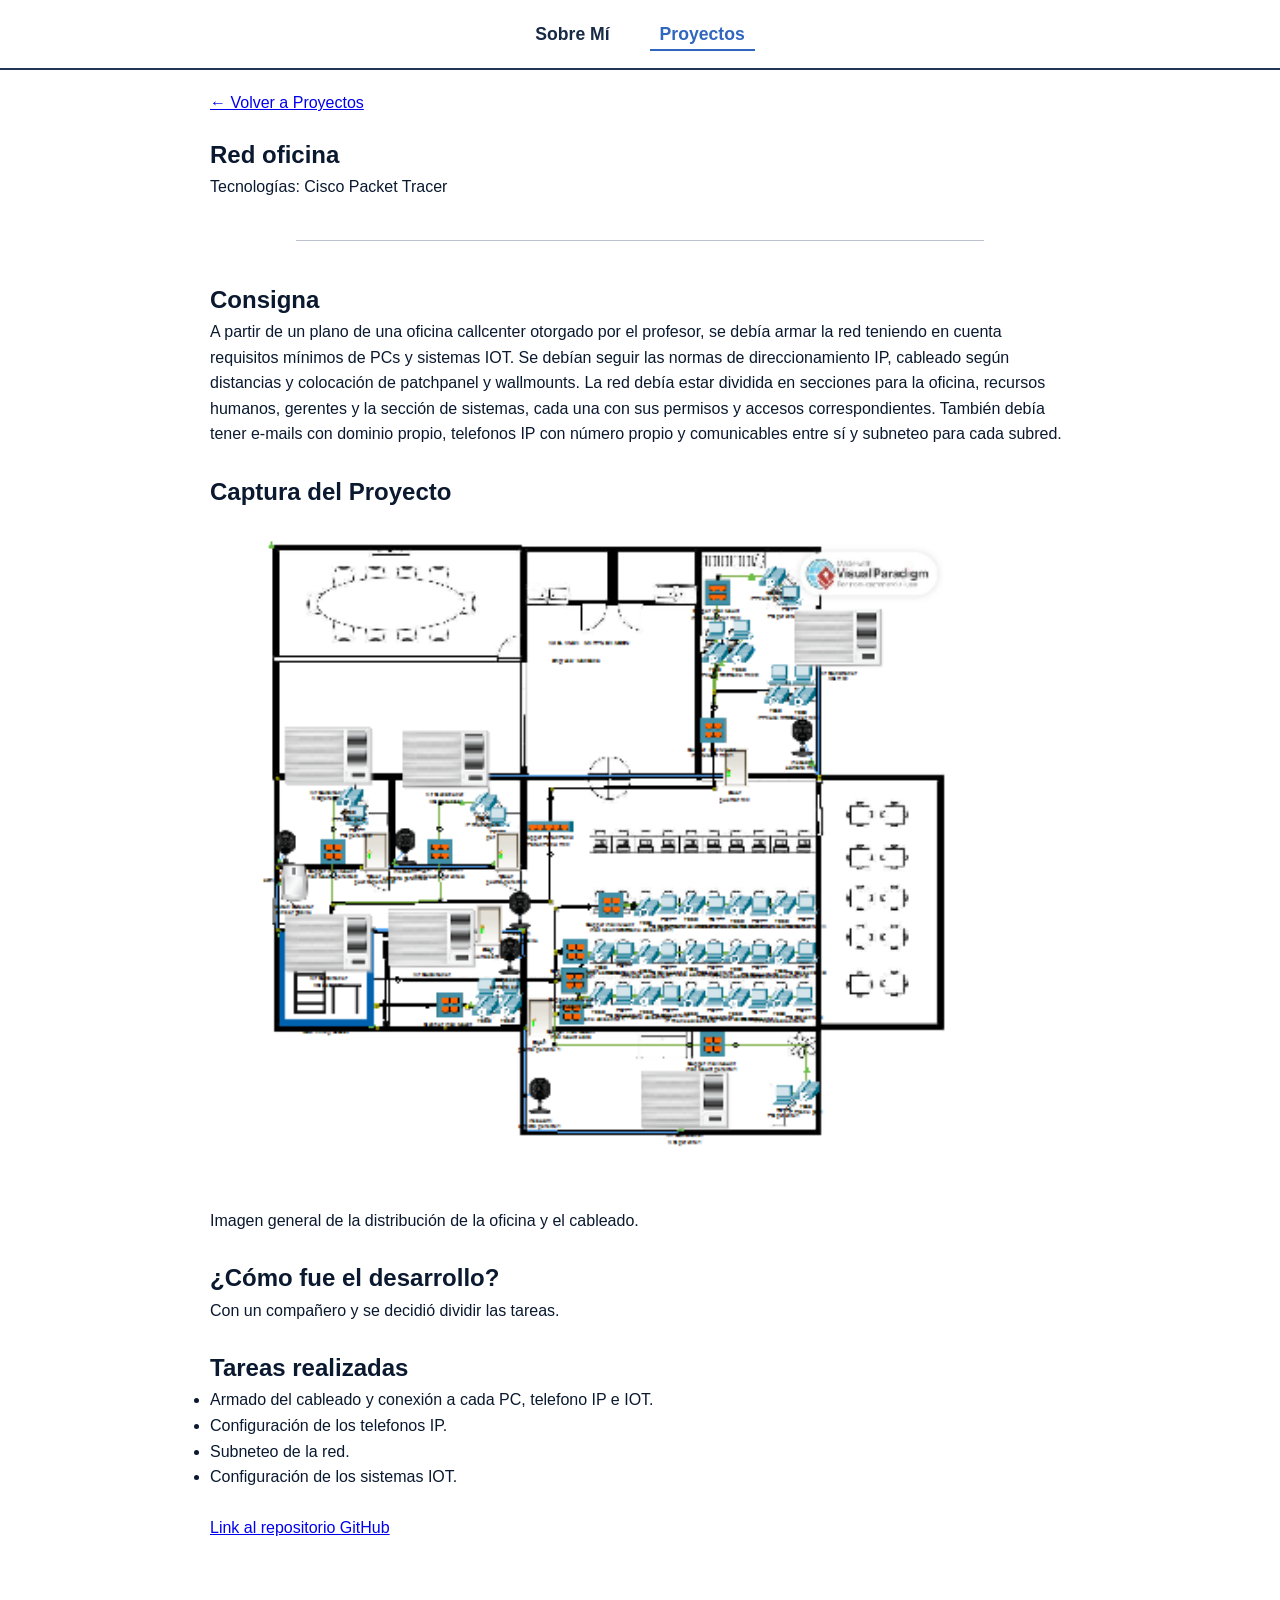
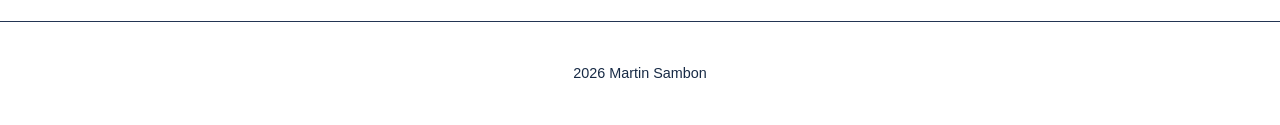
<file: proyectos/sistema red.html>
<!DOCTYPE html>
<html lang="es">
<head>
    <meta charset="UTF-8">
    <meta name="viewport" content="width=device-width, initial-scale=1.0">
    <title>Red oficina</title>
    <link rel="stylesheet" href="../styles.css">
</head>
<body>

    <header>
        <nav>
            <ul>
                <li><a href="../index.html">Sobre Mí</a></li>
                <li><a href="../proyectos.html" class="active">Proyectos</a></li>
            </ul>
        </nav>
    </header>

    <main class="container">
        
        <div style="margin-bottom: 20px;">
            <a href="../proyectos.html" class="project-link">&larr; Volver a Proyectos</a>
        </div>

        <section class="project-header-section">
            <h1>Red oficina</h1>
            <p class="project-subtitle">Tecnologías: Cisco Packet Tracer</p>
        </section>

        <hr class="divider">

        <section class="project-detail-block">
            <h2>Consigna</h2>
            <div class="sub-project-box">
                <p>
                    A partir de un plano de una oficina callcenter otorgado por el profesor, se debía armar la red teniendo en cuenta requisitos mínimos de PCs y sistemas IOT.
                    Se debían seguir las normas de direccionamiento IP, cableado según distancias y colocación de patchpanel y wallmounts. La red debía estar dividida en secciones para la oficina, recursos
                    humanos, gerentes y la sección de sistemas, cada una con sus permisos y accesos correspondientes. También debía tener e-mails con dominio propio, telefonos IP con número propio y comunicables
                    entre sí y subneteo para cada subred.
                </p>
            </div>
        </section>
        <br>
        <section class="project-detail-block">
            <h2>Captura del Proyecto</h2>
            <div class="project-gallery">
                <img src="../proyectos/imagenes/red oficina/red oficina.png" alt="Oficina" class="gallery-img" width="800px" height="auto">
                <p>Imagen general de la distribución de la oficina y el cableado.</p>
            </div>
        </section>
        <br>
        <section class="project-detail-block">
            <h2>¿Cómo fue el desarrollo?</h2>
            <div class="project-explanation">
                <p>
                   Con un compañero y se decidió dividir las tareas.
                </p>                
            </div> 
            <br>
            <h2>Tareas realizadas</h2>
            <div class="project-explanation">
                 <ul>
                    <li>Armado del cableado y conexión a cada PC, telefono IP e IOT.</li>
                    <li>Configuración de los telefonos IP.</li>
                    <li>Subneteo de la red.</li>
                    <li>Configuración de los sistemas IOT.</li>
                </ul>               
            </div> 
        <br>
        <a href="https://github.com/Martin079/Oficina-callcenter-redes-2025" target="_blank">Link al repositorio GitHub</a>
        </section>


    </main>

    <footer>
        <p>2026 Martin Sambon</p>
    </footer>

</body>
</html>
</file>
<file: styles.css>
/* --- Variables de Color --- */
:root {
    --bg-color: #ffffff;
    --text-main: #0a192f;       /* Azul oscuro profundo */
    --text-muted: #172a45;      /* Azul oscuro secundario */
    --border-color: #233554;    /* Azul para bordes y líneas */
    --accent-color: #3066be;    /* Azul un poco más vivo para detalles activos */
}

/* --- Estilos Generales --- */
* {
    margin: 0;
    padding: 0;
    box-sizing: border-box;
}

body {
    font-family: 'Segoe UI', Tahoma, Geneva, Verdana, sans-serif;
    background-color: var(--bg-color);
    color: var(--text-main);
    line-height: 1.6;
}

.container {
    max-width: 900px;
    margin: 0 auto;
    padding: 20px;
}

/* --- Navegación --- */
header {
    border-bottom: 2px solid var(--border-color);
    padding: 20px 0;
}

nav ul {
    display: flex;
    justify-content: center;
    list-style: none;
    gap: 30px;
}

nav a {
    color: var(--text-muted);
    text-decoration: none;
    font-weight: 600;
    font-size: 1.1rem;
    padding: 5px 10px;
    transition: color 0.3s;
}

nav a:hover, nav a.active {
    color: var(--accent-color);
    border-bottom: 2px solid var(--accent-color);
}

/* --- Sección Perfil (Centrado con info a la derecha) --- */
.profile-section {
    display: flex;
    justify-content: center;
    margin: 40px 0;
}

.profile-card {
    display: flex;
    align-items: center;
    gap: 40px;
    max-width: 700px;
}

.profile-img {
    width: 150px;
    height: 150px;
    border-radius: 50%;
    object-fit: cover;
    border: 3px solid var(--border-color);
}

.profile-info h1 {
    font-size: 2rem;
    color: var(--text-main);
    margin-bottom: 10px;
}

.education-list {
    list-style-type: square;
    padding-left: 20px;
    color: var(--text-muted);
}

/* --- Párrafo Sobre Mí --- */
.bio-section {
    text-align: justify;
    font-size: 1.1rem;
    max-width: 750px;
    margin: 30px auto;
    color: var(--text-muted);
}

/* --- Separadores --- */
.divider {
    border: 0;
    height: 1px;
    background: var(--border-color);
    opacity: 0.3;
    margin: 40px auto;
    width: 80%;
}

/* --- Sección Intereses (3 Columnas) --- */
.interests-section h2 {
    text-align: center;
    margin-bottom: 30px;
    color: var(--text-main);
}

.interests-grid {
    display: grid;
    grid-template-columns: repeat(3, 1fr);
    gap: 25px;
}

.interest-column {
    border: 2px solid var(--border-color);
    padding: 20px;
    border-radius: 8px;
    background-color: #fafbfc; /* Un blanco roto muy sutil para dar profundidad */
}

.interest-column h3 {
    color: var(--text-main);
    margin-bottom: 15px;
    border-bottom: 1px solid var(--border-color);
    padding-bottom: 5px;
}

.interest-column ul {
    list-style-position: inside;
    color: var(--text-muted);
}

.interest-column li {
    margin-bottom: 8px;
}

/* --- Footer --- */
footer {
    text-align: center;
    padding: 40px 0;
    font-size: 0.9rem;
    color: var(--text-muted);
    border-top: 1px solid var(--border-color);
    margin-top: 60px;
}

/* --- Adaptación para celular --- */
@media (max-width: 768px) {
    .profile-card {
        flex-direction: column;
        text-align: center;
    }
    
    .education-list {
        list-style-position: inside;
        padding-left: 0;
    }

    .interests-grid {
        grid-template-columns: 1fr; /* Pasa a ser una sola columna en pantallas chicas */
    }

    /* ================================================================= */
    /* ESTILOS AÑADIDOS PARA LA SECCIÓN DE PROYECTOS                     */
    /* ================================================================= */

    /* Grid de 2 columnas para Proyectos Personales */
    .projects-personal-grid {
        display: grid;
        grid-template-columns: repeat(2, 1fr);
        gap: 25px;
        margin-bottom: 40px;
    }

    /* Cajas de subproyectos (Apuntes, Futuros, etc.) */
    .sub-project-box {
        margin-bottom: 25px;
        padding: 15px 20px;
        border-left: 4px solid var(--border-color);
        background-color: #fafbfc;
    }

    .sub-project-box h4 {
        color: var(--text-main);
        margin-bottom: 8px;
        font-size: 1.1rem;
    }

    .other-projects-box {
        margin-top: 40px;
    }

    /* Enlaces internos de proyectos */
    .project-link {
        display: inline-block;
        margin-top: 15px;
        color: var(--accent-color);
        text-decoration: none;
        font-weight: bold;
    }

    .project-link:hover {
        text-decoration: underline;
    }

    /* Listas dentro de subproyectos */
    .drive-list, .simple-list {
        padding-left: 20px;
        margin-top: 10px;
    }

    .drive-list a {
        color: var(--accent-color);
        text-decoration: none;
    }

    .drive-list a:hover {
        text-decoration: underline;
    }

    /* Tarjetas de detalles (Anclas) */
    .project-detail-card {
        border: 1px solid var(--border-color);
        padding: 25px;
        margin-bottom: 20px;
        border-radius: 8px;
        scroll-margin-top: 30px; /* Evita que la cabecera tape el título al saltar */
    }

    .project-detail-card h3 {
        margin-bottom: 10px;
        color: var(--text-main);
    }

    /* Grid adaptativo para los 5 proyectos escolares */
    .academic-grid {
        display: grid;
        grid-template-columns: repeat(auto-fit, minmax(240px, 1fr));
        gap: 25px;
    }

    /* Ajustes responsivos para pantallas pequeñas */
    @media (max-width: 768px) {
        .projects-personal-grid {
            grid-template-columns: 1fr;
        }
    }

    /* ESTILOS PARA LA PÁGINA INDIVIDUAL DE PROYECTO  */

    .project-header-section h1 {
        font-size: 2.5rem;
        color: var(--text-main);
        margin-bottom: 5px;
    }

    .project-subtitle {
        color: var(--accent-color);
        font-weight: 600;
        font-size: 1.1rem;
    }

    .project-detail-block {
        margin-bottom: 40px;
    }

    .project-detail-block h2 {
        color: var(--text-main);
        margin-bottom: 15px;
        font-size: 1.6rem;
    }

    .project-gallery {
        display: grid;
        grid-template-columns: repeat(auto-fit, minmax(250px, 1fr));
        gap: 20px;
        margin-top: 15px;
    }

    .gallery-img {
        width: 100%;
        height: auto;
        border: 2px solid var(--border-color);
        border-radius: 6px;
        object-fit: cover;
        transition: transform 0.3s ease;
    }

    .gallery-img:hover {
        transform: scale(1.02);
    }

    .project-explanation {
        color: var(--text-muted);
        text-align: justify;
    }

    /* --- Estilos para enlaces de contacto --- */
        .contact-link {
            color: var(--accent-color);
            text-decoration: none;
            font-weight: 500;
            transition: color 0.2s ease, text-decoration 0.2s ease;
        }

        .contact-link:hover {
            color: var(--text-main);
            text-decoration: underline; /* El subrayado solo aparece al pasar el cursor */
        }

        /* ================================================================= */
/* DISEÑO RESPONSIVO PARA PROYECTOS Y DETALLES (MÓVILES)             */
/* ================================================================= */

@media (max-width: 768px) {
    
    /* 1. Ajuste para la cuadrícula de Proyectos Personales (pasa de 2 a 1 columna) */
    .projects-personal-grid {
        grid-template-columns: 1fr !important;
        gap: 15px;
    }

    /* 2. Ajuste para la cuadrícula de 5 Proyectos Escolares */
    /* El 'auto-fit' ya hace magia, pero reducimos el tamaño mínimo para que no se desborde en pantallas muy chicas */
    .academic-grid {
        grid-template-columns: repeat(auto-fit, minmax(200px, 1fr));
        gap: 15px;
    }

    /* 3. Ajuste para la página individual de cada proyecto */
    .project-header-section h1 {
        font-size: 1.8rem; /* Achicamos un poco el título en el celular */
        text-align: center;
    }
    
    .project-subtitle {
        text-align: center;
        font-size: 1rem;
    }

    /* 4. Galería de imágenes individual (pasa a verse una imagen debajo de la otra) */
    .project-gallery {
        grid-template-columns: 1fr; 
        gap: 15px;
    }

    /* 5. Cajas de subproyectos (Apuntes, etc.) */
    .sub-project-box {
        padding: 12px 15px; /* Un poco menos de espacio interno en móviles */
    }
}
}
</file>
